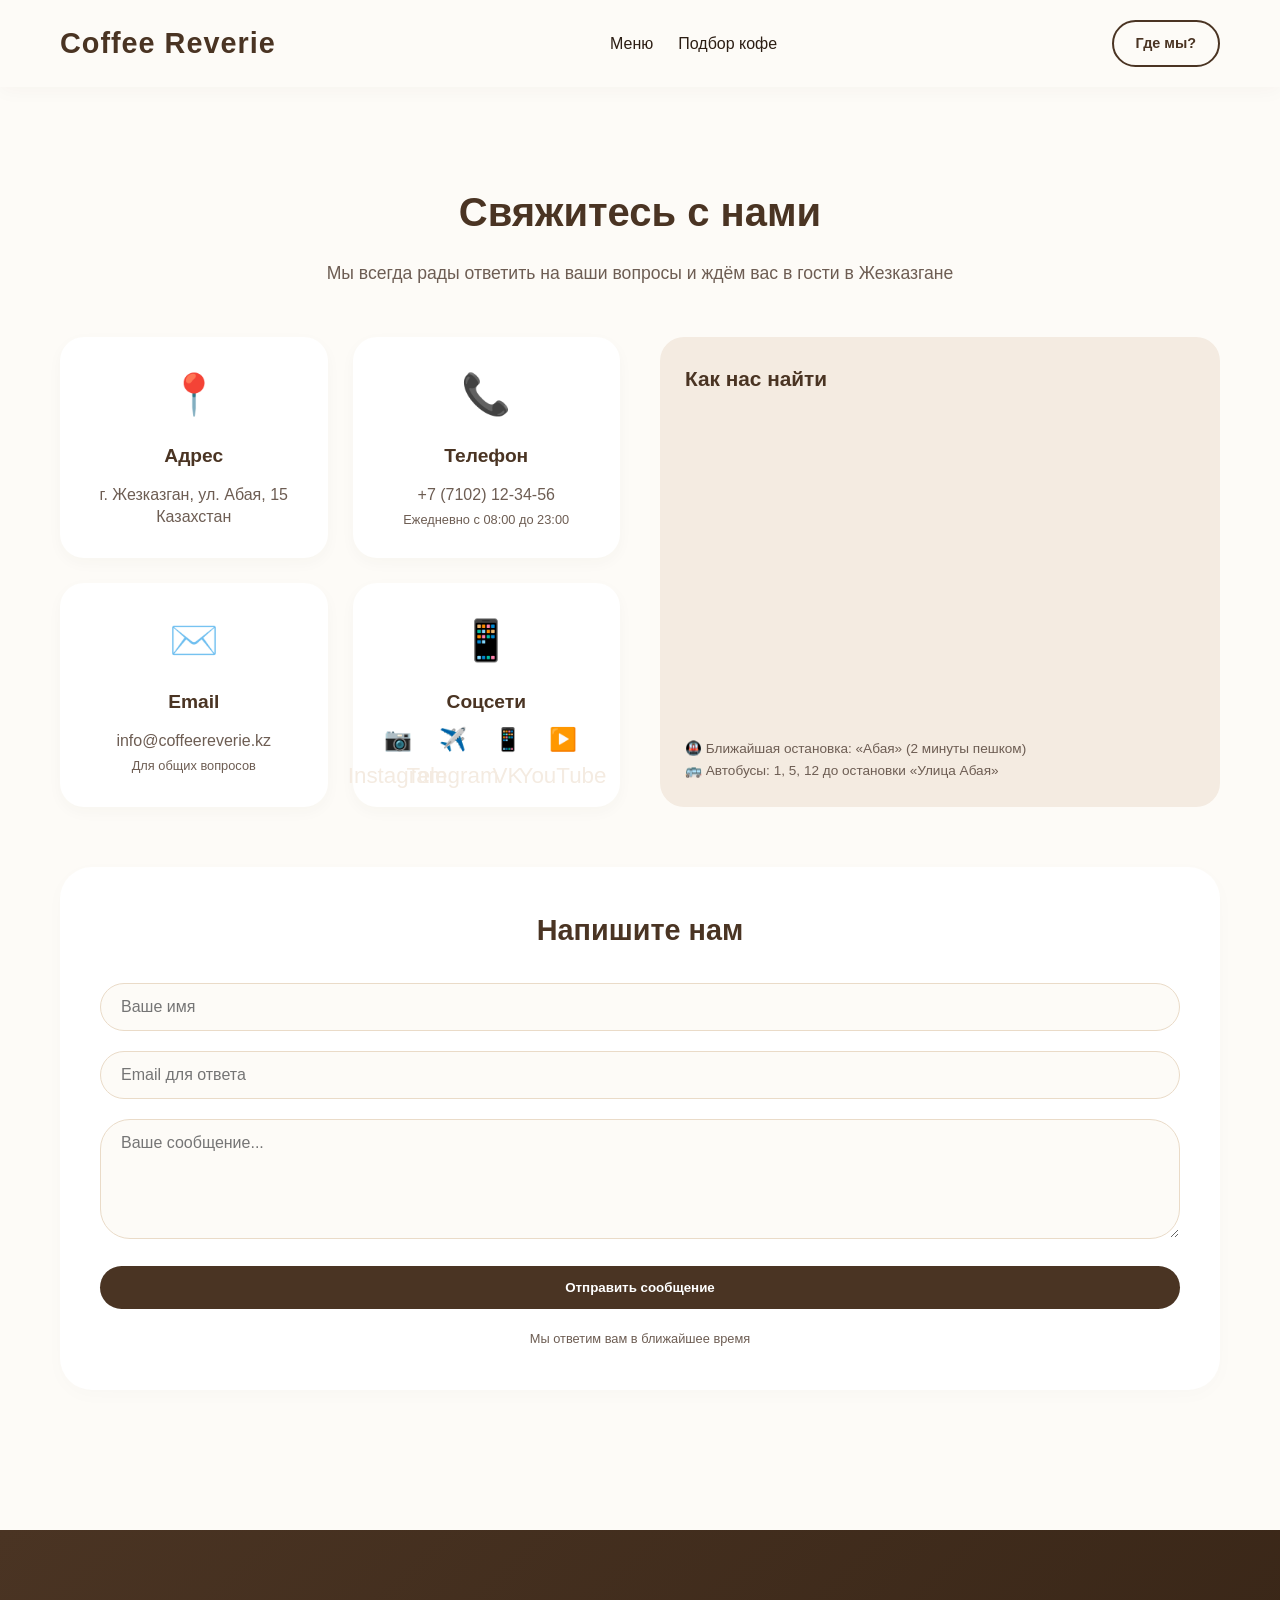
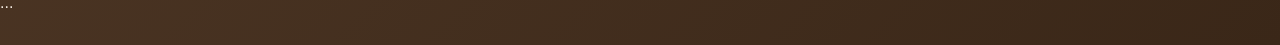
<file: Coffee Reverie/contacts.html>
<!DOCTYPE html>
<html lang="ru">
<head>
    <meta charset="UTF-8">
    <meta name="viewport" content="width=device-width, initial-scale=1.0">
    <title>Контакты — Coffee Reverie</title>
    <link rel="stylesheet" href="main.css">
</head>
<body>
    <header>
        <div class="nav-container">
            <a href="index.html" class="logo">Coffee Reverie</a>
            <nav class="nav-menu">
                <a href="menu.html" class="nav-link">Меню</a>
                <a href="guide.html" class="nav-link">Подбор кофе</a>
            </nav>
            <a href="contacts.html" class="btn btn-secondary" style="padding: 10px 22px; font-size: 0.9rem;">Где мы?</a>
        </div>
    </header>

    <main class="contacts-page">
        <div class="container">
            <div class="contacts-header">
                <h1 class="contacts-title">Свяжитесь с нами</h1>
                <p class="contacts-subtitle">Мы всегда рады ответить на ваши вопросы и ждём вас в гости в Жезказгане</p>
            </div>

            <div class="contacts-grid">
                <div class="contacts-info">
                    <div class="info-card">
                        <div class="info-icon">📍</div>
                        <h3>Адрес</h3>
                        <p>г. Жезказган, ул. Абая, 15<br>Казахстан</p>
                    </div>
                    <div class="info-card">
                        <div class="info-icon">📞</div>
                        <h3>Телефон</h3>
                        <p>+7 (7102) 12-34-56</p>
                        <p class="small">Ежедневно с 08:00 до 23:00</p>
                    </div>
                    <div class="info-card">
                        <div class="info-icon">✉️</div>
                        <h3>Email</h3>
                        <p>info@coffeereverie.kz</p>
                        <p class="small">Для общих вопросов</p>
                    </div>
                    <div class="info-card">
                        <div class="info-icon">📱</div>
                        <h3>Соцсети</h3>
                        <div class="social-links">
                            <a href="#">📷 Instagram</a>
                            <a href="#">✈️ Telegram</a>
                            <a href="#">📱 VK</a>
                            <a href="#">▶️ YouTube</a>
                        </div>
                    </div>
                </div>

                <div class="contacts-map">
                    <h3>Как нас найти</h3>
                    <div class="map-container">
                        <!-- Яндекс.Карта с центром на Жезказгане (координаты 47.78, 67.71) -->
                        <iframe src="https://yandex.ru/map-widget/v1/?ll=67.714990%2C47.780000&z=12&pt=67.714990,47.780000,flag" width="100%" height="300" frameborder="0" allowfullscreen></iframe>
                    </div>
                    <div class="map-note">
                        <p>🚇 Ближайшая остановка: «Абая» (2 минуты пешком)</p>
                        <p>🚌 Автобусы: 1, 5, 12 до остановки «Улица Абая»</p>
                    </div>
                </div>
            </div>

            <div class="feedback-form">
                <h2 class="form-title">Напишите нам</h2>
                <form action="#" method="post" id="contactForm">
                    <div class="form-group">
                        <input type="text" name="name" placeholder="Ваше имя" required>
                    </div>
                    <div class="form-group">
                        <input type="email" name="email" placeholder="Email для ответа" required>
                    </div>
                    <div class="form-group">
                        <textarea name="message" rows="5" placeholder="Ваше сообщение..." required></textarea>
                    </div>
                    <button type="submit" class="btn btn-primary">Отправить сообщение</button>
                    <p class="form-note">Мы ответим вам в ближайшее время</p>
                </form>
            </div>
        </div>
    </main>

    <footer class="footer">...</footer>
    <script src="main.js"></script>
    <script>
        document.getElementById('contactForm')?.addEventListener('submit', function(e) {
            e.preventDefault();
            alert('Спасибо за сообщение! Мы свяжемся с вами в ближайшее время.');
            this.reset();
        });
    </script>
</body>
</html>
</file>
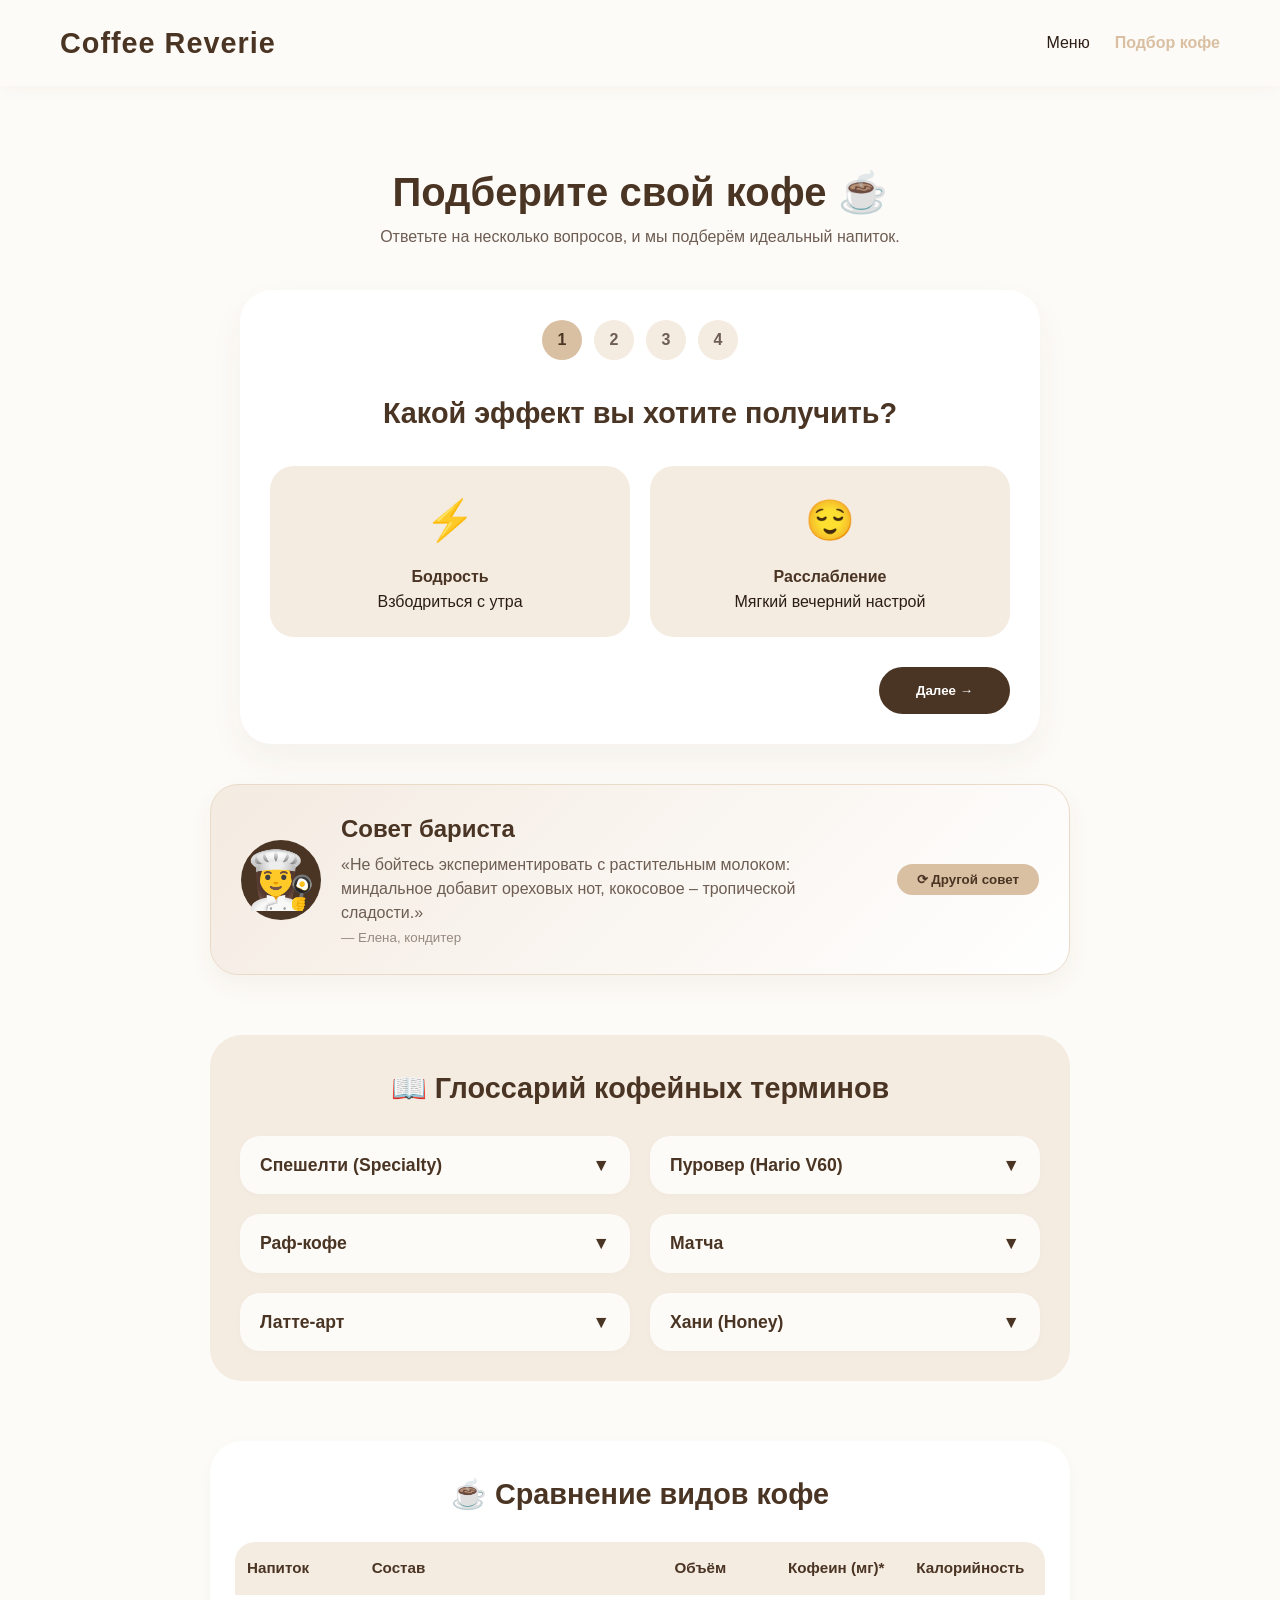
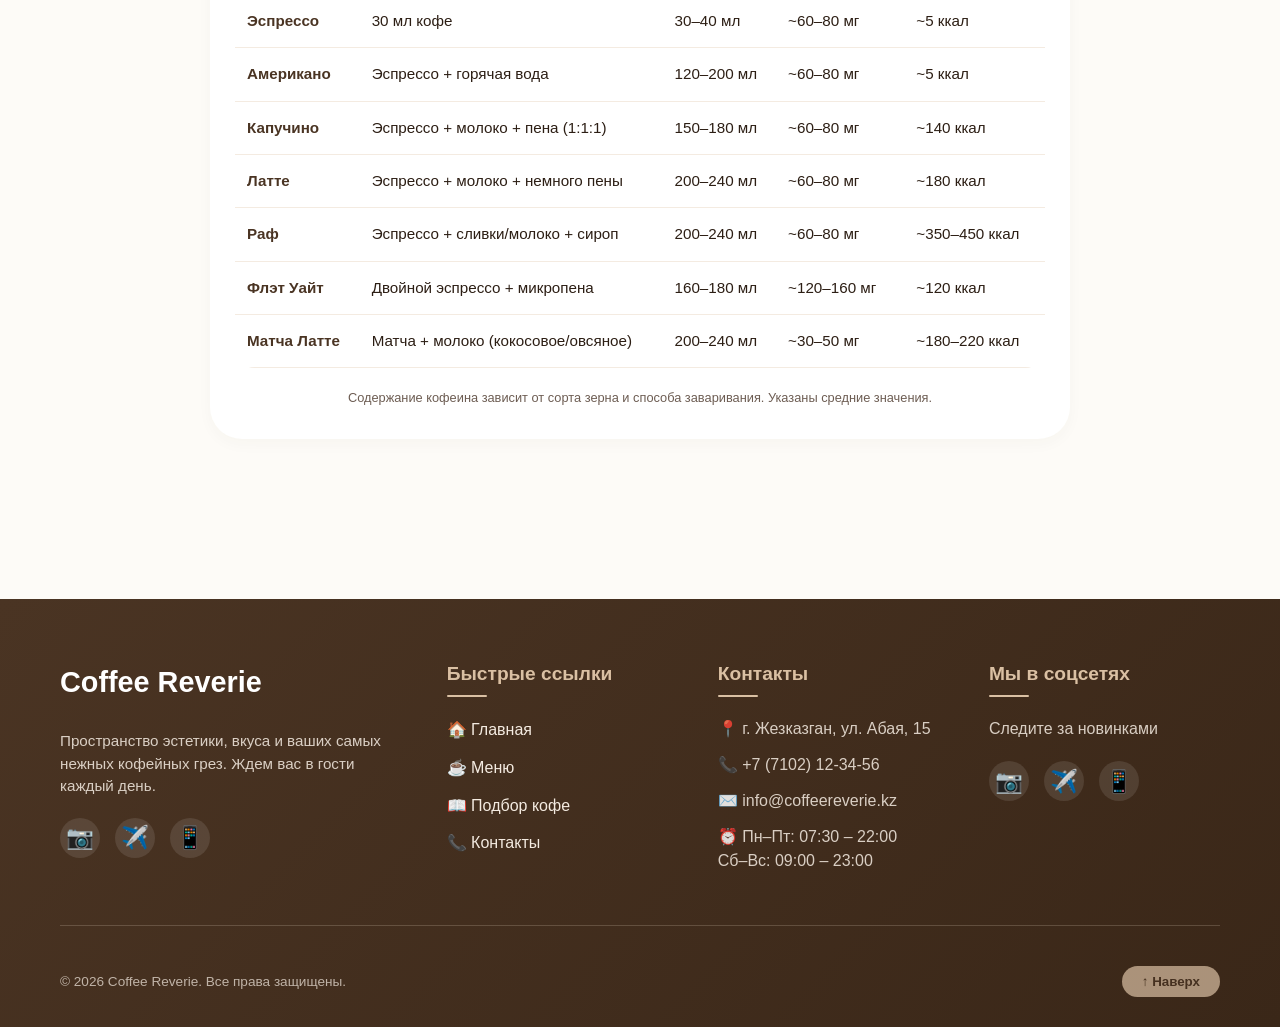
<file: Coffee Reverie/guide.html>
<!DOCTYPE html>
<html lang="ru">
<head>
    <meta charset="UTF-8">
    <meta name="viewport" content="width=device-width, initial-scale=1.0">
    <title>Подбор кофе — Coffee Reverie</title>
    <link rel="stylesheet" href="main.css">
</head>
<body>
    <header>
        <div class="nav-container">
            <a href="index.html" class="logo">Coffee Reverie</a>
            <nav class="nav-menu">
                <a href="menu.html" class="nav-link">Меню</a>
                <a href="guide.html" class="nav-link active">Подбор кофе</a>
            </nav>
        </div>
    </header>

    <main class="guide-page">
        <div class="guide-container" style="max-width: 900px; margin: 0 auto; padding: 40px 20px;">
            <!-- Заголовок -->
            <h1 class="guide-title" style="text-align: center; font-size: 2.5rem; color: var(--coffee-deep);">Подберите свой кофе ☕️</h1>
            <p class="guide-desc" style="text-align: center; color: var(--text-muted); margin-bottom: 40px;">Ответьте на несколько вопросов, и мы подберём идеальный напиток.</p>

            <!-- Квиз (опросник) -->
            <div class="quiz-container">
                <div class="quiz-progress">
                    <div class="progress-step">1</div>
                    <div class="progress-step">2</div>
                    <div class="progress-step">3</div>
                    <div class="progress-step">4</div>
                </div>
                <div class="quiz-steps">
                    <div class="quiz-question">Какой эффект вы хотите получить?</div>

                    <div id="step-0" class="quiz-step active-step">
                        <div class="quiz-options">
                            <div class="quiz-opt" data-step="0" data-value="energize"><span class="quiz-opt-icon">⚡</span><div class="quiz-opt-title">Бодрость</div><div class="quiz-opt-desc">Взбодриться с утра</div></div>
                            <div class="quiz-opt" data-step="0" data-value="relax"><span class="quiz-opt-icon">😌</span><div class="quiz-opt-title">Расслабление</div><div class="quiz-opt-desc">Мягкий вечерний настрой</div></div>
                        </div>
                        <div class="quiz-nav"><button class="btn btn-secondary quiz-prev" style="visibility: hidden;">← Назад</button><button class="btn quiz-next">Далее →</button></div>
                    </div>

                    <div id="step-1" class="quiz-step">
                        <div class="quiz-question">Как вы относитесь к молоку?</div>
                        <div class="quiz-options">
                            <div class="quiz-opt" data-step="1" data-value="yes"><span class="quiz-opt-icon">🥛</span><div class="quiz-opt-title">С молоком</div><div class="quiz-opt-desc">Люблю нежность</div></div>
                            <div class="quiz-opt" data-step="1" data-value="no"><span class="quiz-opt-icon">💧</span><div class="quiz-opt-title">Без молока</div><div class="quiz-opt-desc">Чистый вкус кофе</div></div>
                            <div class="quiz-opt" data-step="1" data-value="plant"><span class="quiz-opt-icon">🌱</span><div class="quiz-opt-title">Растительное</div><div class="quiz-opt-desc">Кокосовое, овсяное</div></div>
                        </div>
                        <div class="quiz-nav"><button class="btn btn-secondary quiz-prev">← Назад</button><button class="btn quiz-next">Далее →</button></div>
                    </div>

                    <div id="step-2" class="quiz-step">
                        <div class="quiz-question">Любите сладость?</div>
                        <div class="quiz-options">
                            <div class="quiz-opt" data-step="2" data-value="sweet"><span class="quiz-opt-icon">🍯</span><div class="quiz-opt-title">Сладкий</div><div class="quiz-opt-desc">Добавлю сахара/сиропа</div></div>
                            <div class="quiz-opt" data-step="2" data-value="neutral"><span class="quiz-opt-icon">⚖️</span><div class="quiz-opt-title">Умеренный</div><div class="quiz-opt-desc">Лёгкая сладость</div></div>
                            <div class="quiz-opt" data-step="2" data-value="bitter"><span class="quiz-opt-icon">🍫</span><div class="quiz-opt-title">Горьковатый</div><div class="quiz-opt-desc">Минимум сахара</div></div>
                        </div>
                        <div class="quiz-nav"><button class="btn btn-secondary quiz-prev">← Назад</button><button class="btn quiz-next">Далее →</button></div>
                    </div>

                    <div id="step-3" class="quiz-step">
                        <div class="quiz-question">Какой аромат вам ближе?</div>
                        <div class="quiz-options">
                            <div class="quiz-opt" data-step="3" data-value="floral"><span class="quiz-opt-icon">🌸</span><div class="quiz-opt-title">Цветочный</div><div class="quiz-opt-desc">Лаванда, жасмин</div></div>
                            <div class="quiz-opt" data-step="3" data-value="nutty"><span class="quiz-opt-icon">🥜</span><div class="quiz-opt-title">Ореховый</div><div class="quiz-opt-desc">Миндаль, фундук</div></div>
                            <div class="quiz-opt" data-step="3" data-value="fruity"><span class="quiz-opt-icon">🍊</span><div class="quiz-opt-title">Фруктовый</div><div class="quiz-opt-desc">Ягоды, цитрус</div></div>
                            <div class="quiz-opt" data-step="3" data-value="chocolate"><span class="quiz-opt-icon">🍫</span><div class="quiz-opt-title">Шоколадный</div><div class="quiz-opt-desc">Какао, карамель</div></div>
                        </div>
                        <div class="quiz-nav"><button class="btn btn-secondary quiz-prev">← Назад</button><button class="btn quiz-next" style="display:none;">Далее →</button></div>
                    </div>
                </div>
                <div class="quiz-result" style="display: none;"></div>
            </div>

            <!-- Блок "Совет бариста" -->
            <div class="barista-tip">
                <div class="barista-avatar">👩‍🍳</div>
                <div class="barista-text">
                    <h3>Совет бариста</h3>
                    <p>«Для более насыщенного вкуса эспрессо используйте предварительно прогретую чашку.»<br><small style="opacity:0.7;">— Анна, шеф-бариста</small></p>
                </div>
                <button class="refresh-tip">⟳ Другой совет</button>
            </div>

            <!-- Глоссарий терминов -->
            <div class="glossary-section">
                <h2 class="glossary-title">📖 Глоссарий кофейных терминов</h2>
                <div class="glossary-grid">
                    <div class="glossary-item">
                        <div class="glossary-term">Спешелти (Specialty) <span class="glossary-term-icon">▼</span></div>
                        <div class="glossary-desc">Кофе высшего качества, оцененный экспертами SCA не менее чем на 80 баллов. Обладает уникальным вкусовым профилем.</div>
                    </div>
                    <div class="glossary-item">
                        <div class="glossary-term">Пуровер (Hario V60) <span class="glossary-term-icon">▼</span></div>
                        <div class="glossary-desc">Ручной способ заваривания через воронку. Позволяет раскрыть тонкие ноты зерна за счёт контроля температуры и скорости заливки.</div>
                    </div>
                    <div class="glossary-item">
                        <div class="glossary-term">Раф-кофе <span class="glossary-term-icon">▼</span></div>
                        <div class="glossary-desc">Напиток на основе сливок (или молока), эспрессо и ароматического сиропа. Отличается бархатистой текстурой.</div>
                    </div>
                    <div class="glossary-item">
                        <div class="glossary-term">Матча <span class="glossary-term-icon">▼</span></div>
                        <div class="glossary-desc">Мелкомолотый зелёный чай из теневыращенного листа. Содержит антиоксиданты и даёт энергию без резких скачков кофеина.</div>
                    </div>
                    <div class="glossary-item">
                        <div class="glossary-term">Латте-арт <span class="glossary-term-icon">▼</span></div>
                        <div class="glossary-desc">Рисунок на поверхности кофе с помощью молочной пены. Мастерство бариста.</div>
                    </div>
                    <div class="glossary-item">
                        <div class="glossary-term">Хани (Honey) <span class="glossary-term-icon">▼</span></div>
                        <div class="glossary-desc">Способ обработки кофейной ягоды, при котором часть мякоти остаётся на зерне, придавая напитку сладость и тело.</div>
                    </div>
                </div>
            </div>

            <!-- Сравнение видов кофе -->
            <div class="comparison-section">
                <h2 class="comparison-title">☕️ Сравнение видов кофе</h2>
                <div class="table-wrapper">
                    <table class="coffee-comparison">
                        <thead>
                            <tr>
                                <th>Напиток</th>
                                <th>Состав</th>
                                <th>Объём</th>
                                <th>Кофеин (мг)*</th>
                                <th>Калорийность</th>
                            </tr>
                        </thead>
                        <tbody>
                            <tr><td>Эспрессо</td><td>30 мл кофе</td><td>30–40 мл</td><td>~60–80 мг</td><td>~5 ккал</td></tr>
                            <tr><td>Американо</td><td>Эспрессо + горячая вода</td><td>120–200 мл</td><td>~60–80 мг</td><td>~5 ккал</td></tr>
                            <tr><td>Капучино</td><td>Эспрессо + молоко + пена (1:1:1)</td><td>150–180 мл</td><td>~60–80 мг</td><td>~140 ккал</td></tr>
                            <tr><td>Латте</td><td>Эспрессо + молоко + немного пены</td><td>200–240 мл</td><td>~60–80 мг</td><td>~180 ккал</td></tr>
                            <tr><td>Раф</td><td>Эспрессо + сливки/молоко + сироп</td><td>200–240 мл</td><td>~60–80 мг</td><td>~350–450 ккал</td></tr>
                            <tr><td>Флэт Уайт</td><td>Двойной эспрессо + микропена</td><td>160–180 мл</td><td>~120–160 мг</td><td>~120 ккал</td></tr>
                            <tr><td>Матча Латте</td><td>Матча + молоко (кокосовое/овсяное)</td><td>200–240 мл</td><td>~30–50 мг</td><td>~180–220 ккал</td></tr>
                        </tbody>
                    </table>
                </div>
                <p class="comparison-note">Содержание кофеина зависит от сорта зерна и способа заваривания. Указаны средние значения.</p>
            </div>
        </div>
    </main>

    <footer class="footer">
        <div class="container">
            <div class="footer-grid">
                <div class="footer-col"><div class="footer-logo-text">Coffee Reverie</div><p class="footer-description">Пространство эстетики, вкуса и ваших самых нежных кофейных грез. Ждем вас в гости каждый день.</p><div class="social-links"><a href="#">📷</a><a href="#">✈️</a><a href="#">📱</a></div></div>
                <div class="footer-col"><h4>Быстрые ссылки</h4><ul class="footer-links"><li><a href="index.html">🏠 Главная</a></li><li><a href="menu.html">☕️ Меню</a></li><li><a href="guide.html">📖 Подбор кофе</a></li><li><a href="contacts.html">📞 Контакты</a></li></ul></div>
                <div class="footer-col"><h4>Контакты</h4><p>📍 г. Жезказган, ул. Абая, 15</p><p>📞 +7 (7102) 12-34-56</p><p>✉️ info@coffeereverie.kz</p><p>⏰ Пн–Пт: 07:30 – 22:00<br>Сб–Вс: 09:00 – 23:00</p></div>
                <div class="footer-col"><h4>Мы в соцсетях</h4><p>Следите за новинками</p><div class="social-links"><a href="#">📷</a><a href="#">✈️</a><a href="#">📱</a></div></div>
            </div>
            <div class="footer-bottom"><p>&copy; 2026 Coffee Reverie. Все права защищены.</p><button class="scroll-top" onclick="window.scrollTo({top:0,behavior:'smooth'})">↑ Наверх</button></div>
        </div>
    </footer>

    <script src="main.js"></script>
</body>
</html>
</file>
<file: Coffee Reverie/main.css>
/* Палитра */
:root {
    --bg-creme: #FDFBF7;
    --latte-light: #F4EBE1;
    --latte-foam: #EADBC8;
    --caramel: #DAC0A3;
    --coffee-deep: #4A3423;
    --text-dark: #2C1E14;
    --text-muted: #6D5D53;
    --font-main: 'Segoe UI', Tahoma, Geneva, Verdana, sans-serif;
}

/* Сброс стилей и базовые настройки */
* {
    margin: 0;
    padding: 0;
    box-sizing: border-box;
}

body {
    font-family: var(--font-main);
    background-color: var(--bg-creme);
    color: var(--text-dark);
    line-height: 1.6;
    scroll-behavior: smooth;
    padding-top: 120px;
}

a {
    text-decoration: none;
    color: inherit;
}

ul {
    list-style: none;
}

img {
    max-width: 100%;
    height: auto;
    display: block;
}

/* Общие компоненты контейнеры кнопки заголовки */
.container {
    max-width: 1200px;
    margin: 0 auto;
    padding: 0 20px;
}

.btn {
    display: inline-block;
    padding: 14px 35px;
    background-color: var(--coffee-deep);
    color: #fff;
    border-radius: 30px;
    font-weight: 600;
    transition: all 0.3s ease;
    border: 2px solid transparent;
    cursor: pointer;
}

.btn:hover {
    background-color: transparent;
    border-color: var(--coffee-deep);
    color: var(--coffee-deep);
    transform: translateY(-2px);
}

.btn-secondary {
    background-color: transparent;
    border: 2px solid var(--coffee-deep);
    color: var(--coffee-deep);
}

.btn-secondary:hover {
    background-color: var(--coffee-deep);
    color: #fff;
}

.section-title {
    text-align: center;
    font-size: 2.8rem;
    margin-bottom: 1rem;
    color: var(--coffee-deep);
}

.section-subtitle {
    text-align: center;
    color: var(--text-muted);
    font-size: 1.1rem;
    max-width: 600px;
    margin: 0 auto 4rem;
}

.section-divider {
    width: 60px;
    height: 2px;
    background-color: var(--caramel);
    margin: 15px auto 0;
}

/* Шапка фиксированная */
header {
    position: fixed;
    top: 0;
    left: 0;
    width: 100%;
    background-color: rgba(253, 251, 247, 0.95);
    backdrop-filter: blur(10px);
    z-index: 1000;
    box-shadow: 0 2px 20px rgba(74, 52, 35, 0.04);
}

.nav-container {
    max-width: 1200px;
    margin: 0 auto;
    display: flex;
    justify-content: space-between;
    align-items: center;
    padding: 20px;
}

.logo {
    font-size: 1.8rem;
    font-weight: 700;
    color: var(--coffee-deep);
    letter-spacing: 1px;
}

.nav-menu {
    display: flex;
    gap: 25px;
}

.nav-link {
    font-weight: 500;
    transition: color 0.3s;
}

.nav-link:hover {
    color: var(--caramel);
}

.nav-link.active {
    color: var(--caramel);
    font-weight: 600;
}

/* Главный экран Hero */
.hero {
    height: 100vh;
    display: flex;
    align-items: center;
    background: linear-gradient(rgba(244, 235, 225, 0.7), rgba(253, 251, 247, 0.9)), 
                url('https://images.unsplash.com/photo-1447933601403-0c6688de566e?auto=format&fit=crop&w=1920&q=80') center/cover no-repeat;
    padding-top: 80px;
}

.hero h1 {
    font-size: 4.5rem;
    color: var(--coffee-deep);
    margin-bottom: 25px;
    line-height: 1.2;
}

.hero p {
    font-size: 1.4rem;
    max-width: 650px;
    margin: 0 auto 40px;
    color: var(--text-dark);
}

.hero-buttons {
    display: flex;
    justify-content: center;
    gap: 20px;
}

/* Блок ценностей Values */
.values {
    padding: 100px 0;
    background-color: #fff;
}

.values-grid {
    display: grid;
    grid-template-columns: repeat(auto-fit, minmax(250px, 1fr));
    gap: 40px;
}

.value-card {
    text-align: center;
    padding: 20px;
}

.value-icon {
    font-size: 2.5rem;
    margin-bottom: 20px;
    display: inline-block;
}

.value-card h3 {
    color: var(--coffee-deep);
    margin-bottom: 15px;
    font-size: 1.3rem;
}

/* О нас About */
.about {
    padding: 100px 0;
}

.about-content {
    display: flex;
    align-items: center;
    gap: 60px;
}

.about-text {
    flex: 1;
}

.about-text p {
    margin-bottom: 20px;
    font-size: 1.1rem;
    color: var(--text-muted);
}

.about-image-wrapper {
    flex: 1;
    position: relative;
}

.about-image {
    border-radius: 20px;
    overflow: hidden;
    box-shadow: 0 20px 40px rgba(74, 52, 35, 0.08);
}

.about-badge {
    position: absolute;
    bottom: -20px;
    left: -20px;
    background-color: var(--coffee-deep);
    color: #fff;
    padding: 20px 30px;
    border-radius: 15px;
    font-weight: 600;
    box-shadow: 0 10px 20px rgba(0,0,0,0.1);
}

/* Меню на главной странице горизонтальные карточки */
.menu-section {
    background-color: var(--latte-light);
    padding: 100px 0;
}

.menu-grid {
    display: grid;
    grid-template-columns: repeat(auto-fit, minmax(450px, 1fr));
    gap: 30px;
}

.menu-item {
    background-color: var(--bg-creme);
    padding: 30px;
    border-radius: 20px;
    display: flex;
    gap: 20px;
    align-items: center;
    box-shadow: 0 5px 15px rgba(74, 52, 35, 0.02);
    cursor: pointer;
    transition: transform 0.2s, box-shadow 0.2s;
}

.menu-item:hover {
    transform: translateY(-3px);
    box-shadow: 0 10px 25px rgba(74, 52, 35, 0.1);
}

.menu-item-img {
    width: 90px;
    height: 90px;
    border-radius: 15px;
    object-fit: cover;
}

.menu-item-info {
    flex: 1;
}

.menu-item-header {
    display: flex;
    justify-content: space-between;
    align-items: baseline;
    margin-bottom: 8px;
    font-weight: 600;
    font-size: 1.2rem;
    color: var(--coffee-deep);
}

.menu-item-price {
    font-weight: 700;
    color: var(--coffee-deep);
    font-size: 1.1rem;
}

.menu-item-desc {
    font-size: 0.95rem;
    color: var(--text-muted);
}

/* Интерактивный гид Coffee Guide */
.coffee-guide {
    padding: 100px 0;
    background: linear-gradient(rgba(74, 52, 35, 0.03), rgba(74, 52, 35, 0.03));
}

.guide-box {
    background-color: #fff;
    border-radius: 24px;
    padding: 50px;
    max-width: 800px;
    margin: 0 auto;
    box-shadow: 0 15px 35px rgba(74, 52, 35, 0.04);
    text-align: center;
}

.guide-options {
    display: flex;
    justify-content: center;
    gap: 15px;
    margin-top: 30px;
    flex-wrap: wrap;
}

.guide-opt {
    padding: 15px 25px;
    border: 2px solid var(--latte-foam);
    border-radius: 15px;
    cursor: pointer;
    transition: all 0.3s;
    font-weight: 500;
}

.guide-opt:hover {
    border-color: var(--coffee-deep);
    background-color: var(--bg-creme);
}

.result-box {
    display: none;
    margin-top: 40px;
    padding: 30px;
    background: var(--latte-foam);
    border-radius: 20px;
    animation: fadeIn 0.5s ease;
}

.result-title {
    font-size: 1.5rem;
    color: var(--coffee-deep);
    font-weight: 700;
    margin-bottom: 10px;
}

@keyframes fadeIn {
    from { opacity: 0; transform: translateY(10px); }
    to { opacity: 1; transform: translateY(0); }
}

/* Команда Team */
.team {
    padding: 100px 0;
}

.team-grid {
    display: grid;
    grid-template-columns: repeat(auto-fit, minmax(250px, 1fr));
    gap: 30px;
}

.team-card {
    text-align: center;
    background: #fff;
    border-radius: 20px;
    overflow: hidden;
    box-shadow: 0 10px 25px rgba(74, 52, 35, 0.03);
    transition: transform 0.3s;
}

.team-card:hover {
    transform: translateY(-5px);
}

.team-img {
    height: 320px;
    width: 100%;
    object-fit: cover;
}

.team-info {
    padding: 25px 15px;
}

.team-name {
    font-size: 1.2rem;
    color: var(--coffee-deep);
    font-weight: 600;
    margin-bottom: 5px;
}

.team-role {
    font-size: 0.95rem;
    color: var(--caramel);
    font-weight: 500;
}

/* Галерея интерьера Gallery */
.gallery {
    padding: 100px 0;
    background-color: var(--bg-creme);
}

.gallery-grid {
    display: grid;
    grid-template-columns: repeat(auto-fit, minmax(280px, 1fr));
    gap: 20px;
}

.gallery-item {
    position: relative;
    border-radius: 20px;
    overflow: hidden;
    height: 300px;
    box-shadow: 0 10px 20px rgba(0,0,0,0.02);
}

.gallery-item img {
    width: 100%;
    height: 100%;
    object-fit: cover;
    transition: transform 0.6s ease;
}

.gallery-item:hover img {
    transform: scale(1.08);
}

/* Часто задаваемые вопросы FAQ */
.faq {
    padding: 100px 0;
    background-color: #fff;
}

.faq-max {
    max-width: 800px;
    margin: 0 auto;
}

.faq-item {
    border-bottom: 1px solid var(--latte-light);
    padding: 25px 0;
}

.faq-question {
    font-size: 1.2rem;
    font-weight: 600;
    color: var(--coffee-deep);
    margin-bottom: 10px;
}

.faq-answer {
    color: var(--text-muted);
}

/* Футер Footer */
.footer {
    background: linear-gradient(135deg, var(--coffee-deep) 0%, #3a2718 100%);
    color: var(--latte-light);
    padding: 60px 0 30px;
    margin-top: 80px;
    position: relative;
}

.footer .container {
    max-width: 1200px;
    margin: 0 auto;
    padding: 0 20px;
}

.footer-grid {
    display: grid;
    grid-template-columns: 1.5fr 1fr 1fr 1fr;
    gap: 40px;
    margin-bottom: 40px;
    border-bottom: 1px solid rgba(234, 219, 200, 0.2);
    padding-bottom: 40px;
}

.footer-col h3, .footer-col h4 {
    margin-bottom: 20px;
    font-weight: 600;
}

.footer-col h3 {
    font-size: 1.6rem;
    letter-spacing: 1px;
    color: #fff;
}

.footer-col h4 {
    font-size: 1.2rem;
    color: var(--caramel);
    position: relative;
    display: inline-block;
    padding-bottom: 8px;
}

.footer-col h4::after {
    content: '';
    position: absolute;
    bottom: 0;
    left: 0;
    width: 40px;
    height: 2px;
    background: var(--caramel);
    border-radius: 2px;
}

.footer-col p {
    margin-bottom: 12px;
    opacity: 0.85;
    line-height: 1.5;
}

.footer-logo-text {
    font-size: 1.8rem;
    font-weight: 700;
    color: #fff;
    margin-bottom: 15px;
    display: inline-block;
}

.footer-description {
    margin-top: 10px;
    font-size: 0.95rem;
}

.footer-links {
    list-style: none;
    padding: 0;
}

.footer-links li {
    margin-bottom: 12px;
}

.footer-links a {
    color: var(--latte-light);
    text-decoration: none;
    transition: all 0.3s ease;
    display: inline-flex;
    align-items: center;
    gap: 8px;
}

.footer-links a:hover {
    color: var(--caramel);
    transform: translateX(5px);
}

.social-links {
    display: flex;
    gap: 15px;
    margin-top: 20px;
    flex-wrap: wrap;
}

.social-links a {
    display: inline-flex;
    align-items: center;
    justify-content: center;
    width: 40px;
    height: 40px;
    background-color: rgba(255,255,255,0.1);
    border-radius: 50%;
    font-size: 1.4rem;
    transition: all 0.3s ease;
    text-decoration: none;
    color: var(--latte-light);
}

.social-links a:hover {
    background-color: var(--caramel);
    color: var(--coffee-deep);
    transform: translateY(-3px);
}

.footer-bottom {
    display: flex;
    justify-content: space-between;
    align-items: center;
    flex-wrap: wrap;
    gap: 15px;
    font-size: 0.85rem;
    opacity: 0.7;
}

.scroll-top {
    background-color: var(--caramel);
    color: var(--coffee-deep);
    border: none;
    border-radius: 30px;
    padding: 8px 20px;
    cursor: pointer;
    font-weight: 600;
    transition: all 0.3s ease;
    display: inline-flex;
    align-items: center;
    gap: 8px;
}

.scroll-top:hover {
    background-color: #fff;
    transform: translateY(-2px);
}

/* Модальное окно техническая карта с прокруткой */
.modal {
    display: none;
    position: fixed;
    top: 0;
    left: 0;
    width: 100%;
    height: 100%;
    background-color: rgba(0,0,0,0.7);
    z-index: 2000;
    justify-content: center;
    align-items: center;
    backdrop-filter: blur(5px);
}

.modal-content {
    background-color: var(--bg-creme);
    max-width: 550px;
    width: 90%;
    max-height: 85vh;
    overflow-y: auto;
    border-radius: 30px;
    padding: 30px;
    position: relative;
    box-shadow: 0 25px 50px rgba(0,0,0,0.3);
    border: 1px solid var(--caramel);
    animation: fadeInUp 0.3s ease;
    scrollbar-width: thin;
}

@keyframes fadeInUp {
    from { opacity: 0; transform: translateY(20px); }
    to { opacity: 1; transform: translateY(0); }
}

.modal-close {
    position: absolute;
    top: 15px;
    right: 20px;
    font-size: 28px;
    font-weight: bold;
    cursor: pointer;
    color: var(--text-muted);
    transition: color 0.2s;
}

.modal-close:hover {
    color: var(--coffee-deep);
}

.modal-title {
    font-size: 1.8rem;
    color: var(--coffee-deep);
    margin-bottom: 10px;
}

.tech-grid {
    background: var(--latte-light);
    padding: 15px;
    border-radius: 20px;
    margin: 20px 0;
    display: grid;
    grid-template-columns: 1fr 1fr;
    gap: 12px;
}

.tech-item {
    font-size: 0.9rem;
}

.tech-label {
    font-weight: 700;
    color: var(--coffee-deep);
    display: block;
}

.tech-value {
    color: var(--text-muted);
}

.modal-desc {
    color: var(--text-dark);
    line-height: 1.5;
    margin-top: 10px;
}

/* Аккордеон ингредиенты внутри модального окна */
.accordion-btn {
    width: 100%;
    background: var(--latte-light);
    border: none;
    padding: 12px 20px;
    text-align: left;
    font-weight: 600;
    font-size: 1rem;
    cursor: pointer;
    border-radius: 30px;
    margin-top: 15px;
    display: flex;
    justify-content: space-between;
    align-items: center;
    transition: 0.3s;
    color: var(--coffee-deep);
}

.accordion-btn:hover {
    background: var(--latte-foam);
}

.accordion-icon {
    transition: transform 0.3s;
}

.accordion-content {
    max-height: 0;
    overflow: hidden;
    transition: max-height 0.4s ease-out;
    background: var(--bg-creme);
    border-radius: 20px;
    margin-top: 10px;
    padding: 0 15px;
}

.accordion-content.show {
    max-height: 400px;
    overflow-y: auto;
    padding: 15px;
}

.ingredients-list {
    margin: 10px 0;
    padding-left: 20px;
}

.ingredients-list li {
    margin-bottom: 5px;
}

.nutrition-grid {
    display: grid;
    grid-template-columns: repeat(2, 1fr);
    gap: 10px;
    margin-top: 10px;
}

/* Стили для страницы Меню вертикальные карточки */
.menu-page {
    background-color: var(--bg-creme);
}

.menu-header {
    text-align: center;
    margin-bottom: 60px;
}

.menu-page-title {
    font-size: 3rem;
    color: var(--coffee-deep);
    letter-spacing: -0.5px;
    position: relative;
    display: inline-block;
    padding-bottom: 15px;
}

.menu-page-title::after {
    content: '';
    position: absolute;
    bottom: 0;
    left: 50%;
    transform: translateX(-50%);
    width: 80px;
    height: 3px;
    background: var(--caramel);
    border-radius: 3px;
}

.menu-category {
    margin-bottom: 60px;
}

.menu-category-title {
    font-size: 2rem;
    color: var(--coffee-deep);
    margin-bottom: 30px;
    padding-bottom: 10px;
    border-bottom: 2px solid var(--latte-foam);
    display: flex;
    align-items: center;
    gap: 12px;
}

.menu-category-icon {
    font-size: 2rem;
}

.menu-page .menu-grid {
    display: grid;
    grid-template-columns: repeat(auto-fill, minmax(320px, 1fr));
    gap: 30px;
}

.menu-page .menu-card {
    background: #fff;
    border-radius: 24px;
    overflow: hidden;
    transition: all 0.3s cubic-bezier(0.2, 0, 0, 1);
    box-shadow: 0 5px 15px rgba(0,0,0,0.02);
    cursor: pointer;
    display: flex;
    flex-direction: column;
    padding: 0;
}

.menu-page .menu-card:hover {
    transform: translateY(-6px);
    box-shadow: 0 20px 30px -12px rgba(74,52,35,0.15);
}

.menu-page .menu-card-img {
    width: 100%;
    height: 220px;
    object-fit: cover;
    transition: transform 0.4s ease;
    border-radius: 0;
}

.menu-page .menu-card:hover .menu-card-img {
    transform: scale(1.02);
}

.menu-page .menu-card-info {
    padding: 20px;
}

.menu-page .menu-card-header {
    display: flex;
    justify-content: space-between;
    align-items: baseline;
    gap: 10px;
    flex-wrap: wrap;
    margin-bottom: 12px;
}

.menu-page .menu-card-header span:first-child {
    font-size: 1.3rem;
    font-weight: 700;
    flex: 1;
    word-break: break-word;
}

.menu-page .menu-card-price {
    font-weight: 700;
    color: var(--coffee-deep);
    background: var(--latte-light);
    padding: 4px 10px;
    border-radius: 30px;
    font-size: 0.9rem;
    flex-shrink: 0;
    white-space: nowrap;
}

.menu-page .menu-card-desc {
    color: var(--text-muted);
    line-height: 1.5;
    font-size: 0.95rem;
}

/* Слайдер Карусель для страницы меню */
.menu-slider {
    margin: 40px 0 60px;
    position: relative;
    border-radius: 28px;
    overflow: hidden;
    box-shadow: 0 15px 35px rgba(74,52,35,0.1);
}

.slider-container {
    position: relative;
    width: 100%;
    overflow: hidden;
    border-radius: 28px;
}

.slider-track {
    display: flex;
    transition: transform 0.5s ease-in-out;
}

.slider-slide {
    flex: 0 0 100%;
    position: relative;
}

.slider-slide img {
    width: 100%;
    height: 400px;
    object-fit: cover;
    display: block;
}

.slide-content {
    position: absolute;
    bottom: 30px;
    left: 30px;
    right: 30px;
    background: linear-gradient(90deg, rgba(0,0,0,0.7) 0%, rgba(0,0,0,0.3) 100%);
    color: white;
    padding: 20px 25px;
    border-radius: 20px;
    backdrop-filter: blur(2px);
}

.slide-content h3 {
    font-size: 1.8rem;
    margin-bottom: 8px;
    font-weight: 700;
}

.slide-content p {
    font-size: 1rem;
    opacity: 0.9;
}

.slider-btn {
    position: absolute;
    top: 50%;
    transform: translateY(-50%);
    background: rgba(255,255,255,0.8);
    border: none;
    width: 40px;
    height: 40px;
    border-radius: 50%;
    cursor: pointer;
    font-size: 1.5rem;
    font-weight: bold;
    display: flex;
    align-items: center;
    justify-content: center;
    transition: all 0.3s;
    z-index: 10;
    color: var(--coffee-deep);
    box-shadow: 0 2px 8px rgba(0,0,0,0.2);
}

.slider-btn:hover {
    background: white;
    transform: translateY(-50%) scale(1.05);
}

.slider-prev {
    left: 20px;
}

.slider-next {
    right: 20px;
}

.slider-dots {
    position: absolute;
    bottom: 20px;
    left: 50%;
    transform: translateX(-50%);
    display: flex;
    gap: 12px;
    z-index: 10;
}

.dot {
    width: 10px;
    height: 10px;
    border-radius: 50%;
    background: rgba(255,255,255,0.5);
    cursor: pointer;
    transition: all 0.3s;
}

.dot.active {
    background: var(--caramel);
    width: 24px;
    border-radius: 5px;
}

@media (max-width: 768px) {
    .slider-slide img {
        height: 280px;
    }
    .slide-content {
        bottom: 15px;
        left: 15px;
        right: 15px;
        padding: 12px 18px;
    }
    .slide-content h3 {
        font-size: 1.2rem;
    }
    .slide-content p {
        font-size: 0.8rem;
    }
    .slider-btn {
        width: 32px;
        height: 32px;
        font-size: 1.2rem;
    }
}

/* Блок Часто заказывают */
.popular-section {
    margin: 60px 0;
    padding: 40px 0;
    background-color: var(--latte-light);
    border-radius: 32px;
}

.popular-title {
    text-align: center;
    font-size: 2rem;
    color: var(--coffee-deep);
    margin-bottom: 30px;
    display: flex;
    align-items: center;
    justify-content: center;
    gap: 12px;
}

.popular-title span {
    font-size: 2rem;
}

.popular-grid {
    display: grid;
    grid-template-columns: repeat(auto-fill, minmax(280px, 1fr));
    gap: 30px;
}

/* Анимация появления при скролле */
.animate-on-scroll {
    opacity: 0;
    transform: translateY(30px);
    transition: opacity 0.6s ease, transform 0.6s ease;
}

.animate-on-scroll.visible {
    opacity: 1;
    transform: translateY(0);
}

/* Квиз для подбора кофе guide.html */
.quiz-container {
    max-width: 800px;
    margin: 0 auto;
    background: #fff;
    border-radius: 32px;
    padding: 30px;
    box-shadow: 0 15px 35px rgba(74,52,35,0.05);
}

.quiz-progress {
    display: flex;
    justify-content: center;
    gap: 12px;
    margin-bottom: 30px;
}

.progress-step {
    width: 40px;
    height: 40px;
    border-radius: 40px;
    background: var(--latte-light);
    display: flex;
    align-items: center;
    justify-content: center;
    font-weight: 700;
    color: var(--text-muted);
    transition: all 0.3s;
}

.progress-step.active {
    background: var(--caramel);
    color: var(--coffee-deep);
}

.progress-step.completed {
    background: var(--coffee-deep);
    color: #fff;
}

.quiz-step {
    display: none;
    animation: fadeIn 0.4s ease;
}

.quiz-step.active-step {
    display: block;
}

.quiz-question {
    font-size: 1.8rem;
    font-weight: 700;
    color: var(--coffee-deep);
    margin-bottom: 30px;
    text-align: center;
}

.quiz-options {
    display: grid;
    grid-template-columns: repeat(auto-fit, minmax(200px, 1fr));
    gap: 20px;
    margin-bottom: 30px;
}

.quiz-opt {
    background: var(--latte-light);
    padding: 20px;
    border-radius: 24px;
    text-align: center;
    cursor: pointer;
    transition: all 0.3s;
    border: 2px solid transparent;
}

.quiz-opt:hover {
    background: var(--latte-foam);
    transform: translateY(-3px);
}

.quiz-opt.selected {
    border-color: var(--caramel);
    background: #fff;
    box-shadow: 0 8px 20px rgba(74,52,35,0.1);
}

.quiz-opt-icon {
    font-size: 2.5rem;
    margin-bottom: 12px;
    display: block;
}

.quiz-opt-title {
    font-weight: 700;
    color: var(--coffee-deep);
}

.quiz-nav {
    display: flex;
    justify-content: space-between;
    margin-top: 20px;
}

.quiz-result {
    text-align: center;
    padding: 20px 0;
}

.recommend-card {
    background: var(--latte-light);
    border-radius: 28px;
    padding: 30px;
    margin: 30px 0;
    display: flex;
    gap: 30px;
    align-items: center;
    flex-wrap: wrap;
}

.recommend-img {
    width: 150px;
    height: 150px;
    object-fit: cover;
    border-radius: 20px;
}

.recommend-info {
    flex: 1;
    text-align: left;
}

.recommend-name {
    font-size: 1.8rem;
    color: var(--coffee-deep);
    margin-bottom: 10px;
}

.recommend-price {
    font-size: 1.4rem;
    font-weight: 700;
    color: var(--coffee-deep);
    margin: 10px 0;
}

.recommend-desc {
    color: var(--text-muted);
    margin-bottom: 20px;
}

.recommend-btn {
    background: var(--coffee-deep);
    color: white;
    padding: 10px 25px;
    border-radius: 40px;
    display: inline-block;
    transition: 0.3s;
}

.recommend-btn:hover {
    background: var(--caramel);
    color: var(--coffee-deep);
}

.reset-quiz {
    background: none;
    border: 2px solid var(--caramel);
    padding: 10px 25px;
    border-radius: 40px;
    cursor: pointer;
    font-weight: 600;
    margin-top: 20px;
    transition: 0.3s;
}

.reset-quiz:hover {
    background: var(--caramel);
    color: var(--coffee-deep);
}

@media (max-width: 600px) {
    .quiz-options {
        grid-template-columns: 1fr;
    }
    .recommend-card {
        flex-direction: column;
        text-align: center;
    }
    .recommend-info {
        text-align: center;
    }
}

/* Блок Совет бариста */
.barista-tip {
    background: linear-gradient(135deg, var(--latte-light) 0%, #fff 100%);
    border-radius: 28px;
    padding: 25px 30px;
    margin: 40px 0;
    display: flex;
    gap: 20px;
    align-items: center;
    flex-wrap: wrap;
    box-shadow: 0 10px 25px rgba(74,52,35,0.05);
    border: 1px solid var(--latte-foam);
}
.barista-avatar {
    font-size: 3.5rem;
    background: var(--bg-creme);
    width: 80px;
    height: 80px;
    border-radius: 80px;
    display: flex;
    align-items: center;
    justify-content: center;
    background: var(--coffee-deep);
    color: var(--caramel);
}
.barista-text {
    flex: 1;
}
.barista-text h3 {
    font-size: 1.5rem;
    color: var(--coffee-deep);
    margin-bottom: 5px;
}
.barista-text p {
    color: var(--text-muted);
    line-height: 1.5;
}
.refresh-tip {
    background: var(--caramel);
    color: var(--coffee-deep);
    border: none;
    border-radius: 40px;
    padding: 8px 20px;
    cursor: pointer;
    font-weight: 600;
    transition: 0.3s;
    white-space: nowrap;
}
.refresh-tip:hover {
    background: var(--coffee-deep);
    color: white;
}

/* Глоссарий терминов аккордеон */
.glossary-section {
    margin: 60px 0 40px;
    background: var(--latte-light);
    border-radius: 32px;
    padding: 30px;
}

.glossary-title {
    font-size: 1.8rem;
    color: var(--coffee-deep);
    margin-bottom: 25px;
    text-align: center;
}

.glossary-grid {
    display: grid;
    grid-template-columns: repeat(auto-fill, minmax(300px, 1fr));
    gap: 20px;
}

.glossary-item {
    background: var(--bg-creme);
    border-radius: 20px;
    padding: 15px 20px;
    transition: all 0.3s;
    cursor: pointer;
    box-shadow: 0 2px 8px rgba(0,0,0,0.02);
}

.glossary-item:hover {
    transform: translateY(-2px);
    box-shadow: 0 8px 20px rgba(74,52,35,0.08);
}

.glossary-term {
    font-weight: 700;
    font-size: 1.1rem;
    color: var(--coffee-deep);
    display: flex;
    justify-content: space-between;
    align-items: center;
    user-select: none;
}

.glossary-term-icon {
    transition: transform 0.3s;
}

.glossary-item.open .glossary-term-icon {
    transform: rotate(180deg);
}

.glossary-desc {
    max-height: 0;
    overflow: hidden;
    transition: max-height 0.4s ease-out, margin 0.2s;
    margin-top: 0;
    color: var(--text-muted);
    font-size: 0.95rem;
    line-height: 1.5;
}

.glossary-item.open .glossary-desc {
    max-height: 200px;
    margin-top: 12px;
}

/* Сравнение видов кофе таблица */
.comparison-section {
    margin: 60px 0 40px;
    background: #fff;
    border-radius: 32px;
    padding: 30px;
    box-shadow: 0 5px 15px rgba(74,52,35,0.03);
}

.comparison-title {
    font-size: 1.8rem;
    color: var(--coffee-deep);
    margin-bottom: 25px;
    text-align: center;
}

.table-wrapper {
    overflow-x: auto;
    margin: 0 -5px;
    border-radius: 20px;
}

.coffee-comparison {
    width: 100%;
    border-collapse: collapse;
    font-size: 0.95rem;
    min-width: 500px;
}

.coffee-comparison th,
.coffee-comparison td {
    padding: 14px 12px;
    text-align: left;
    border-bottom: 1px solid var(--latte-light);
}

.coffee-comparison th {
    background: var(--latte-light);
    color: var(--coffee-deep);
    font-weight: 700;
}

.coffee-comparison tr:hover {
    background: rgba(244,235,225,0.3);
}

.coffee-comparison td:first-child,
.coffee-comparison th:first-child {
    font-weight: 600;
    color: var(--coffee-deep);
}

.comparison-note {
    margin-top: 20px;
    font-size: 0.8rem;
    color: var(--text-muted);
    text-align: center;
}

@media (max-width: 600px) {
    .coffee-comparison th,
    .coffee-comparison td {
        padding: 10px 8px;
        font-size: 0.85rem;
    }
}

/* Адаптивность Responsive */
@media (max-width: 992px) {
    .about-content {
        flex-direction: column;
        text-align: center;
    }
    .hero h1 {
        font-size: 3.2rem;
    }
    .menu-grid {
        grid-template-columns: 1fr;
    }
    .footer-grid {
        grid-template-columns: repeat(2, 1fr);
        gap: 30px;
    }
    .menu-page .menu-grid {
        grid-template-columns: repeat(auto-fill, minmax(280px, 1fr));
    }
    .menu-page .menu-card-img {
        height: 180px;
    }
}

/* Страница контактов */
.contacts-page {
    padding: 60px 0;
}
.contacts-header {
    text-align: center;
    margin-bottom: 50px;
}
.contacts-title {
    font-size: 2.5rem;
    color: var(--coffee-deep);
    margin-bottom: 15px;
}
.contacts-subtitle {
    color: var(--text-muted);
    font-size: 1.1rem;
}
.contacts-grid {
    display: grid;
    grid-template-columns: 1fr 1fr;
    gap: 40px;
    margin-bottom: 60px;
}
.contacts-info {
    display: grid;
    grid-template-columns: repeat(auto-fit, minmax(200px, 1fr));
    gap: 25px;
}
.info-card {
    background: #fff;
    border-radius: 24px;
    padding: 25px;
    text-align: center;
    box-shadow: 0 5px 15px rgba(74,52,35,0.03);
    transition: 0.3s;
}
.info-card:hover {
    transform: translateY(-5px);
    box-shadow: 0 12px 25px rgba(74,52,35,0.08);
}
.info-icon {
    font-size: 2.5rem;
    margin-bottom: 15px;
}
.info-card h3 {
    font-size: 1.2rem;
    color: var(--coffee-deep);
    margin-bottom: 12px;
}
.info-card p {
    color: var(--text-muted);
    line-height: 1.4;
}
.info-card .small {
    font-size: 0.8rem;
    margin-top: 5px;
}
.contacts-map {
    background: var(--latte-light);
    border-radius: 24px;
    padding: 25px;
}
.contacts-map h3 {
    font-size: 1.3rem;
    color: var(--coffee-deep);
    margin-bottom: 20px;
}
.map-container {
    border-radius: 20px;
    overflow: hidden;
    margin-bottom: 15px;
}
.map-container iframe {
    width: 100%;
    height: 300px;
    border: 0;
}
.map-note {
    font-size: 0.85rem;
    color: var(--text-muted);
}
.feedback-form {
    background: #fff;
    border-radius: 32px;
    padding: 40px;
    box-shadow: 0 5px 20px rgba(0,0,0,0.02);
}
.form-title {
    font-size: 1.8rem;
    color: var(--coffee-deep);
    text-align: center;
    margin-bottom: 30px;
}
.form-group {
    margin-bottom: 20px;
}
.form-group input,
.form-group textarea {
    width: 100%;
    padding: 14px 20px;
    border: 1px solid var(--latte-foam);
    border-radius: 30px;
    font-family: inherit;
    font-size: 1rem;
    transition: 0.3s;
    background: var(--bg-creme);
}
.form-group input:focus,
.form-group textarea:focus {
    outline: none;
    border-color: var(--caramel);
    box-shadow: 0 0 0 2px rgba(218,192,163,0.2);
}
.btn-primary {
    background: var(--coffee-deep);
    color: #fff;
    border: none;
    width: 100%;
    cursor: pointer;
}
.btn-primary:hover {
    background: var(--caramel);
    color: var(--coffee-deep);
}
.form-note {
    text-align: center;
    margin-top: 20px;
    font-size: 0.8rem;
    color: var(--text-muted);
}
@media (max-width: 768px) {
    .contacts-grid {
        grid-template-columns: 1fr;
    }
    .contacts-info {
        grid-template-columns: 1fr;
    }
    .feedback-form {
        padding: 25px;
    }
}

/* Мобильное меню и дополнительные адаптивы */
@media (max-width: 768px) {
    .nav-menu {
        display: none;
    }
    .hero h1 {
        font-size: 2.5rem;
    }
    .section-title {
        font-size: 2.2rem;
    }
    .footer-grid {
        grid-template-columns: 1fr;
        text-align: center;
    }
    .footer-col h4::after {
        left: 50%;
        transform: translateX(-50%);
    }
    .social-links {
        justify-content: center;
    }
    .footer-bottom {
        flex-direction: column;
        text-align: center;
    }
    .menu-page .menu-grid {
        grid-template-columns: 1fr;
    }
}
</file>
